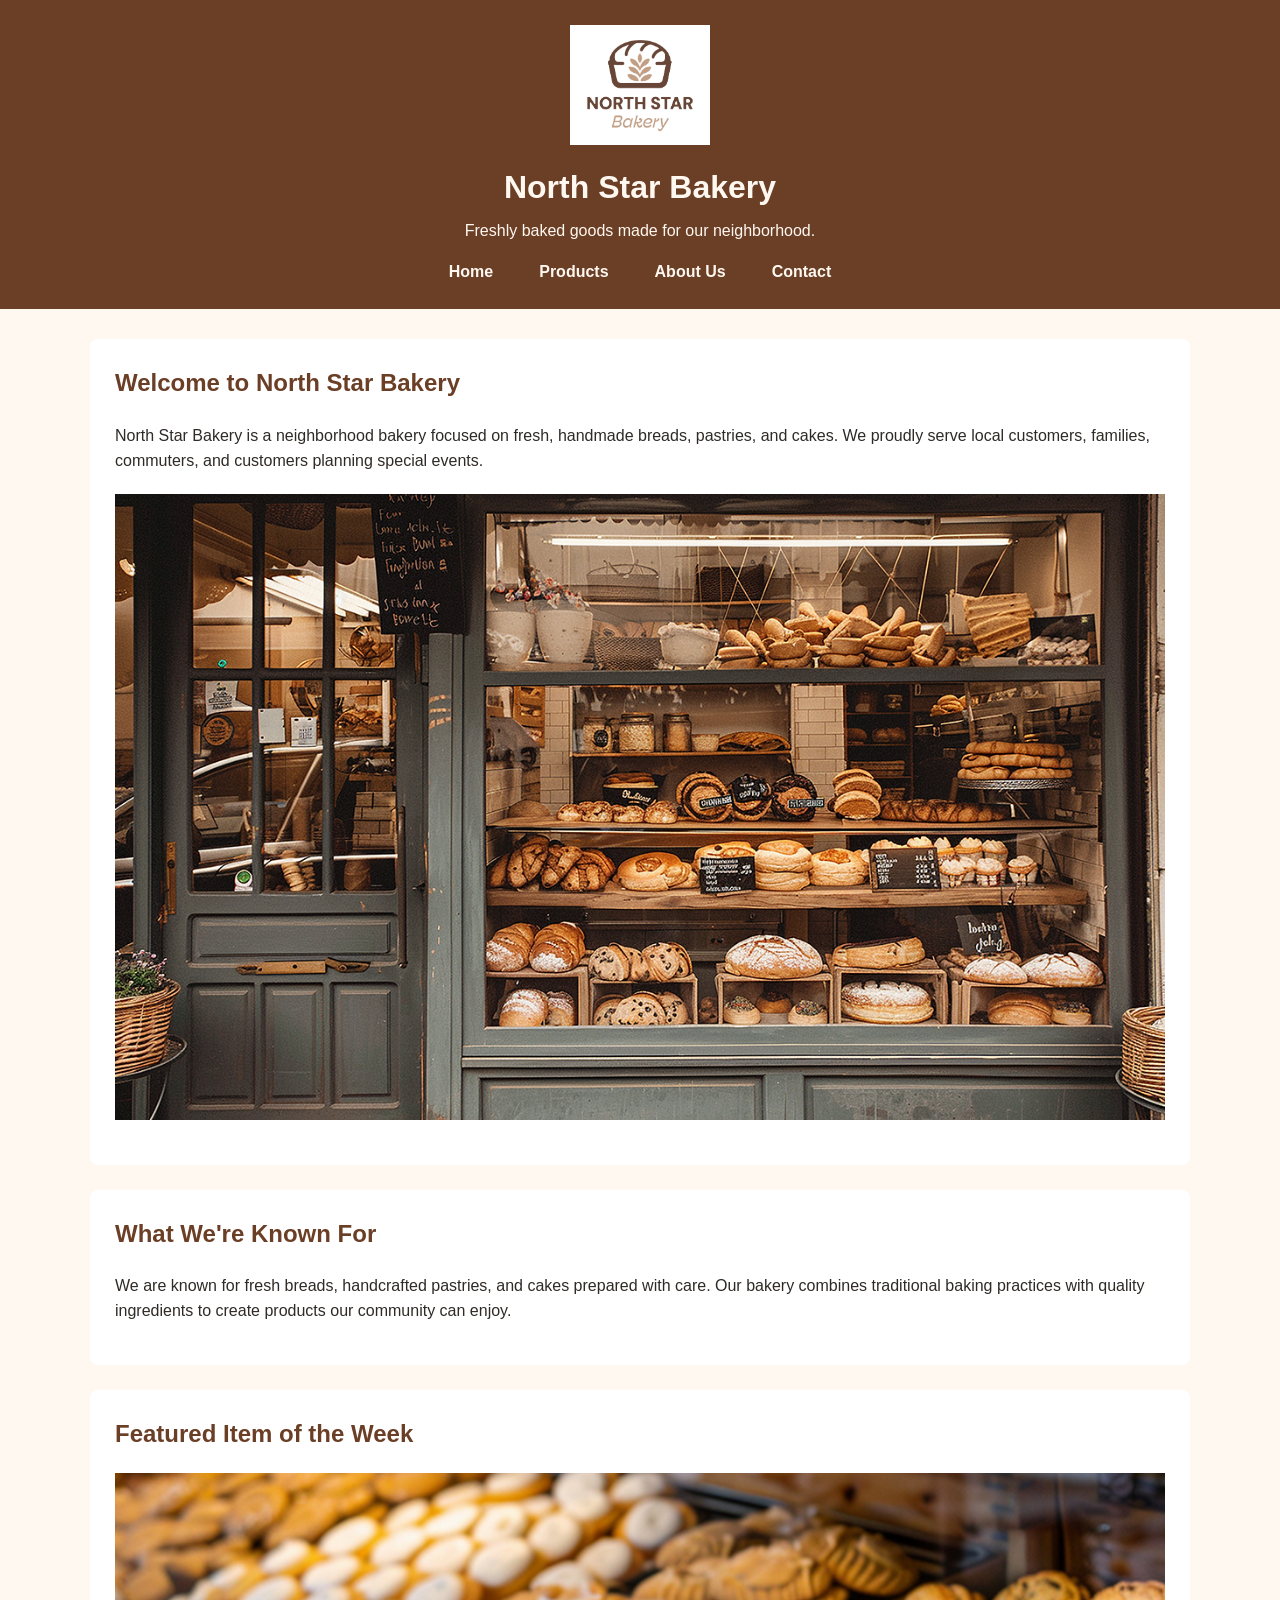
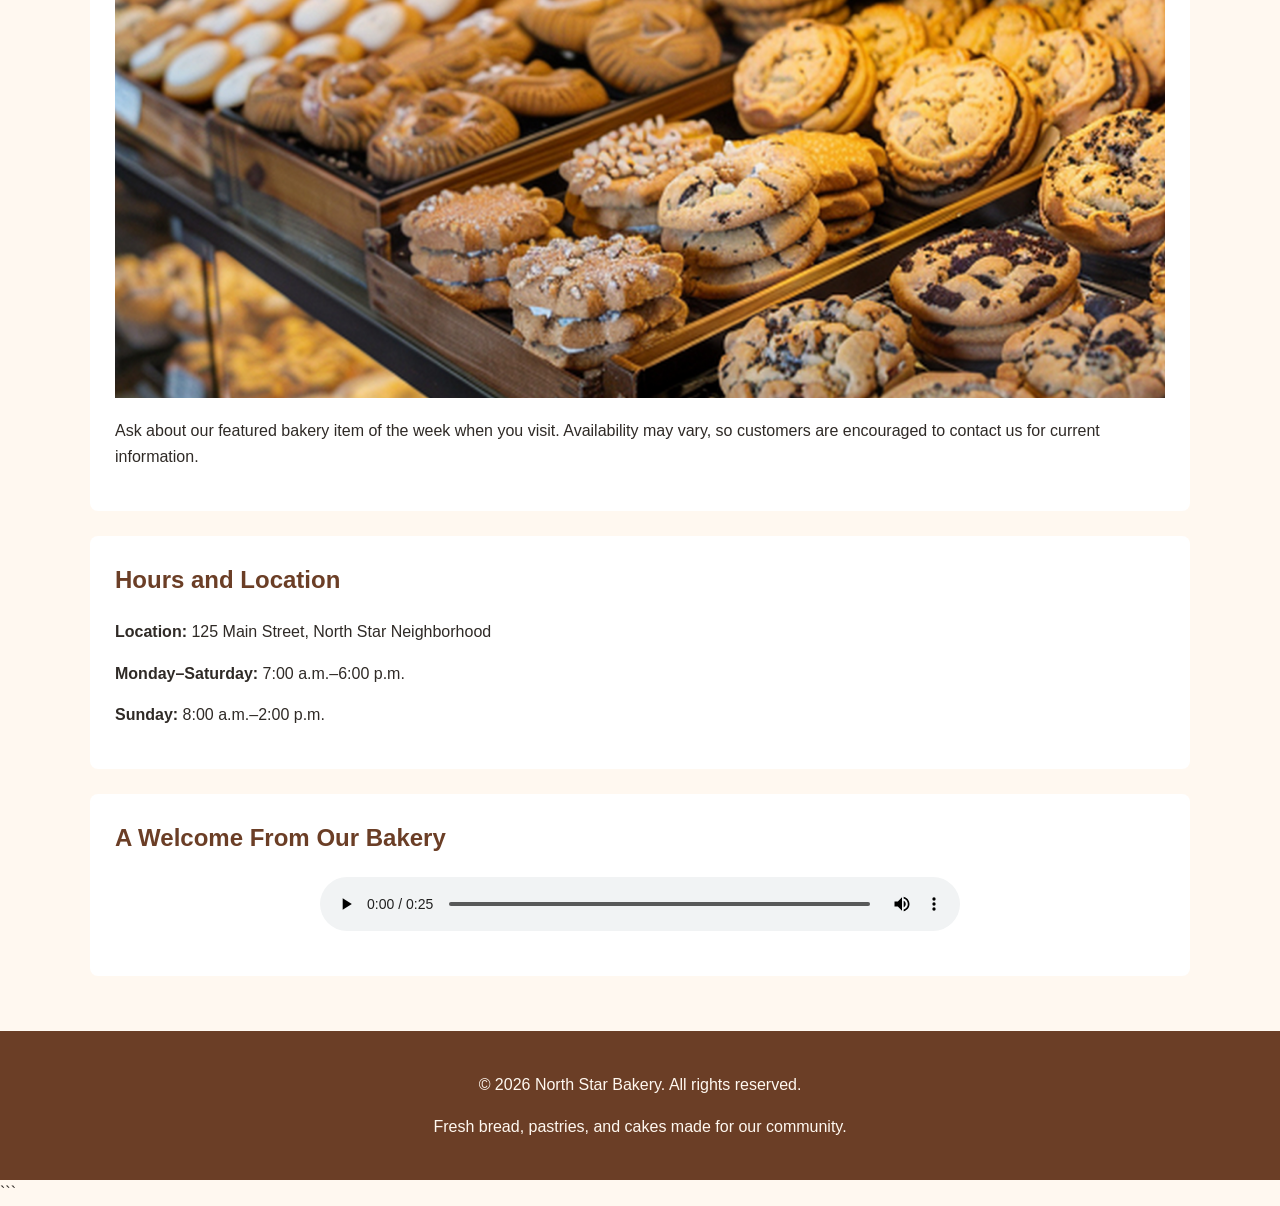
<file: index.html>
<!DOCTYPE html>
<html lang="en">
<head>
    <meta charset="UTF-8">
    <meta name="viewport" content="width=device-width, initial-scale=1.0">
    <title>North Star Bakery | Home</title>
    <link rel="stylesheet" href="style.css">
</head>

<body>

    <header>
        <img src="media/bakery-logo_c.png" alt="North Star Bakery logo">

        <h1>North Star Bakery</h1>
        <p>Freshly baked goods made for our neighborhood.</p>

        <nav>
            <ul>
                <li><a href="index.html">Home</a></li>
                <li><a href="products.html">Products</a></li>
                <li><a href="about.html">About Us</a></li>
                <li><a href="contact.html">Contact</a></li>
            </ul>
        </nav>
    </header>

    <main>

        <section class="hero">
            <h2>Welcome to North Star Bakery</h2>

            <p>
                North Star Bakery is a neighborhood bakery focused on fresh,
                handmade breads, pastries, and cakes. We proudly serve local
                customers, families, commuters, and customers planning special events.
            </p>

            <img src="media/bakery-storefront_c.png"
                 alt="Front entrance and storefront of North Star Bakery">
        </section>

        <section>
            <h2>What We're Known For</h2>

            <p>
                We are known for fresh breads, handcrafted pastries, and cakes
                prepared with care. Our bakery combines traditional baking
                practices with quality ingredients to create products our
                community can enjoy.
            </p>
        </section>

        <section>
            <h2>Featured Item of the Week</h2>

            <picture>
                <source media="(min-width: 800px)"
                        srcset="media/bakery-feature-large_c.png">

                <source media="(max-width: 799px)"
                        srcset="media/bakery-feature-small_c.png">

                <img src="media/bakery-feature-small_c.png"
                     alt="Featured freshly baked item from North Star Bakery">
            </picture>

            <p>
                Ask about our featured bakery item of the week when you visit.
                Availability may vary, so customers are encouraged to contact us
                for current information.
            </p>
        </section>

        <section>
            <h2>Hours and Location</h2>

            <p><strong>Location:</strong> 125 Main Street, North Star Neighborhood</p>
            <p><strong>Monday–Saturday:</strong> 7:00 a.m.–6:00 p.m.</p>
            <p><strong>Sunday:</strong> 8:00 a.m.–2:00 p.m.</p>
        </section>

        <section>
            <h2>A Welcome From Our Bakery</h2>

            <audio controls>
                <source src="media/bakery-welcome_c.mp3" type="audio/mpeg">

                Your browser does not support the audio element.
                Please visit North Star Bakery in person or contact us
                to learn more about our bakery and products.
            </audio>
        </section>

    </main>

    <footer>
        <p>&copy; 2026 North Star Bakery. All rights reserved.</p>
        <p>Fresh bread, pastries, and cakes made for our community.</p>
    </footer>

</body>
</html>
```
</file>
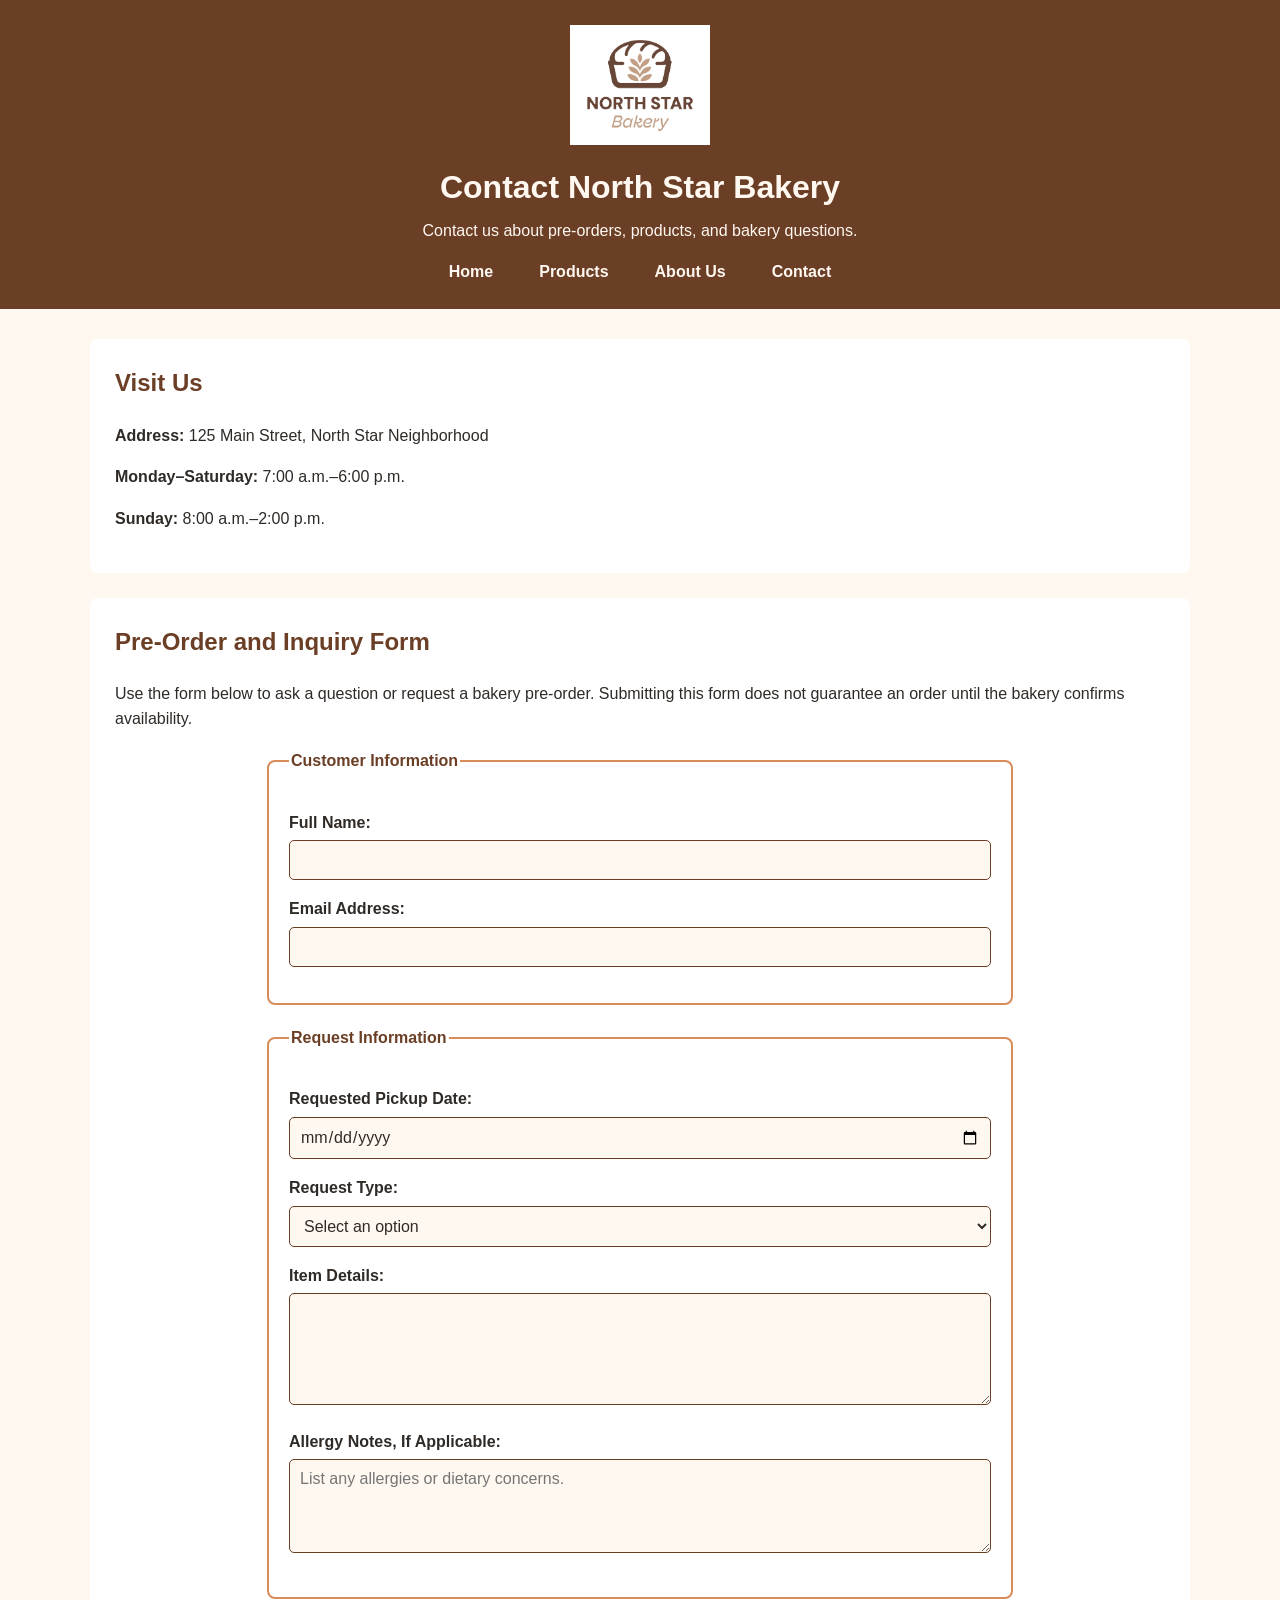
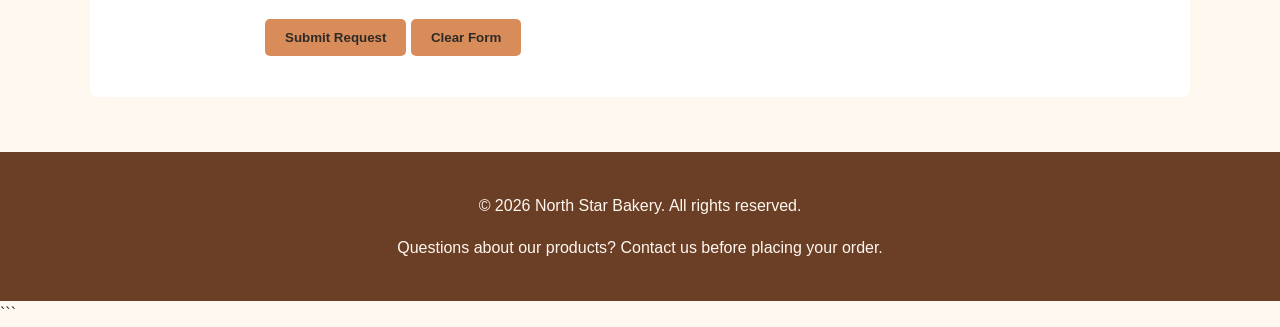
<file: contact.html>
<!DOCTYPE html>
<html lang="en">
<head>
    <meta charset="UTF-8">
    <meta name="viewport" content="width=device-width, initial-scale=1.0">
    <title>North Star Bakery | Contact</title>
    <link rel="stylesheet" href="style.css">
</head>

<body>

    <header>
        <img src="media/bakery-logo_c.png" alt="North Star Bakery logo">

        <h1>Contact North Star Bakery</h1>
        <p>Contact us about pre-orders, products, and bakery questions.</p>

        <nav>
            <ul>
                <li><a href="index.html">Home</a></li>
                <li><a href="products.html">Products</a></li>
                <li><a href="about.html">About Us</a></li>
                <li><a href="contact.html">Contact</a></li>
            </ul>
        </nav>
    </header>

    <main>

        <section>
            <h2>Visit Us</h2>

            <p><strong>Address:</strong> 125 Main Street, North Star Neighborhood</p>
            <p><strong>Monday–Saturday:</strong> 7:00 a.m.–6:00 p.m.</p>
            <p><strong>Sunday:</strong> 8:00 a.m.–2:00 p.m.</p>
        </section>

        <section>
            <h2>Pre-Order and Inquiry Form</h2>

            <p>
                Use the form below to ask a question or request a bakery
                pre-order. Submitting this form does not guarantee an order
                until the bakery confirms availability.
            </p>

            <form action="#" method="post">

                <fieldset>
                    <legend>Customer Information</legend>

                    <p>
                        <label for="name">Full Name:</label>
                        <input type="text" id="name" name="name"
                               required minlength="2">
                    </p>

                    <p>
                        <label for="email">Email Address:</label>
                        <input type="email" id="email" name="email"
                               required>
                    </p>
                </fieldset>

                <fieldset>
                    <legend>Request Information</legend>

                    <p>
                        <label for="pickup-date">Requested Pickup Date:</label>
                        <input type="date" id="pickup-date"
                               name="pickup-date" required>
                    </p>

                    <p>
                        <label for="request-type">Request Type:</label>
                        <select id="request-type" name="request-type" required>
                            <option value="">Select an option</option>
                            <option value="pre-order">Pre-Order</option>
                            <option value="general-question">General Question</option>
                            <option value="event-order">Event Order</option>
                        </select>
                    </p>

                    <p>
                        <label for="item-details">Item Details:</label>
                        <textarea id="item-details" name="item-details"
                                  rows="5" required minlength="5"></textarea>
                    </p>

                    <p>
                        <label for="allergy-notes">
                            Allergy Notes, If Applicable:
                        </label>

                        <textarea id="allergy-notes" name="allergy-notes"
                                  rows="4"
                                  placeholder="List any allergies or dietary concerns."></textarea>
                    </p>
                </fieldset>

                <p>
                    <button type="submit">Submit Request</button>
                    <button type="reset">Clear Form</button>
                </p>

            </form>
        </section>

    </main>

    <footer>
        <p>&copy; 2026 North Star Bakery. All rights reserved.</p>
        <p>Questions about our products? Contact us before placing your order.</p>
    </footer>

</body>
</html>
```
</file>
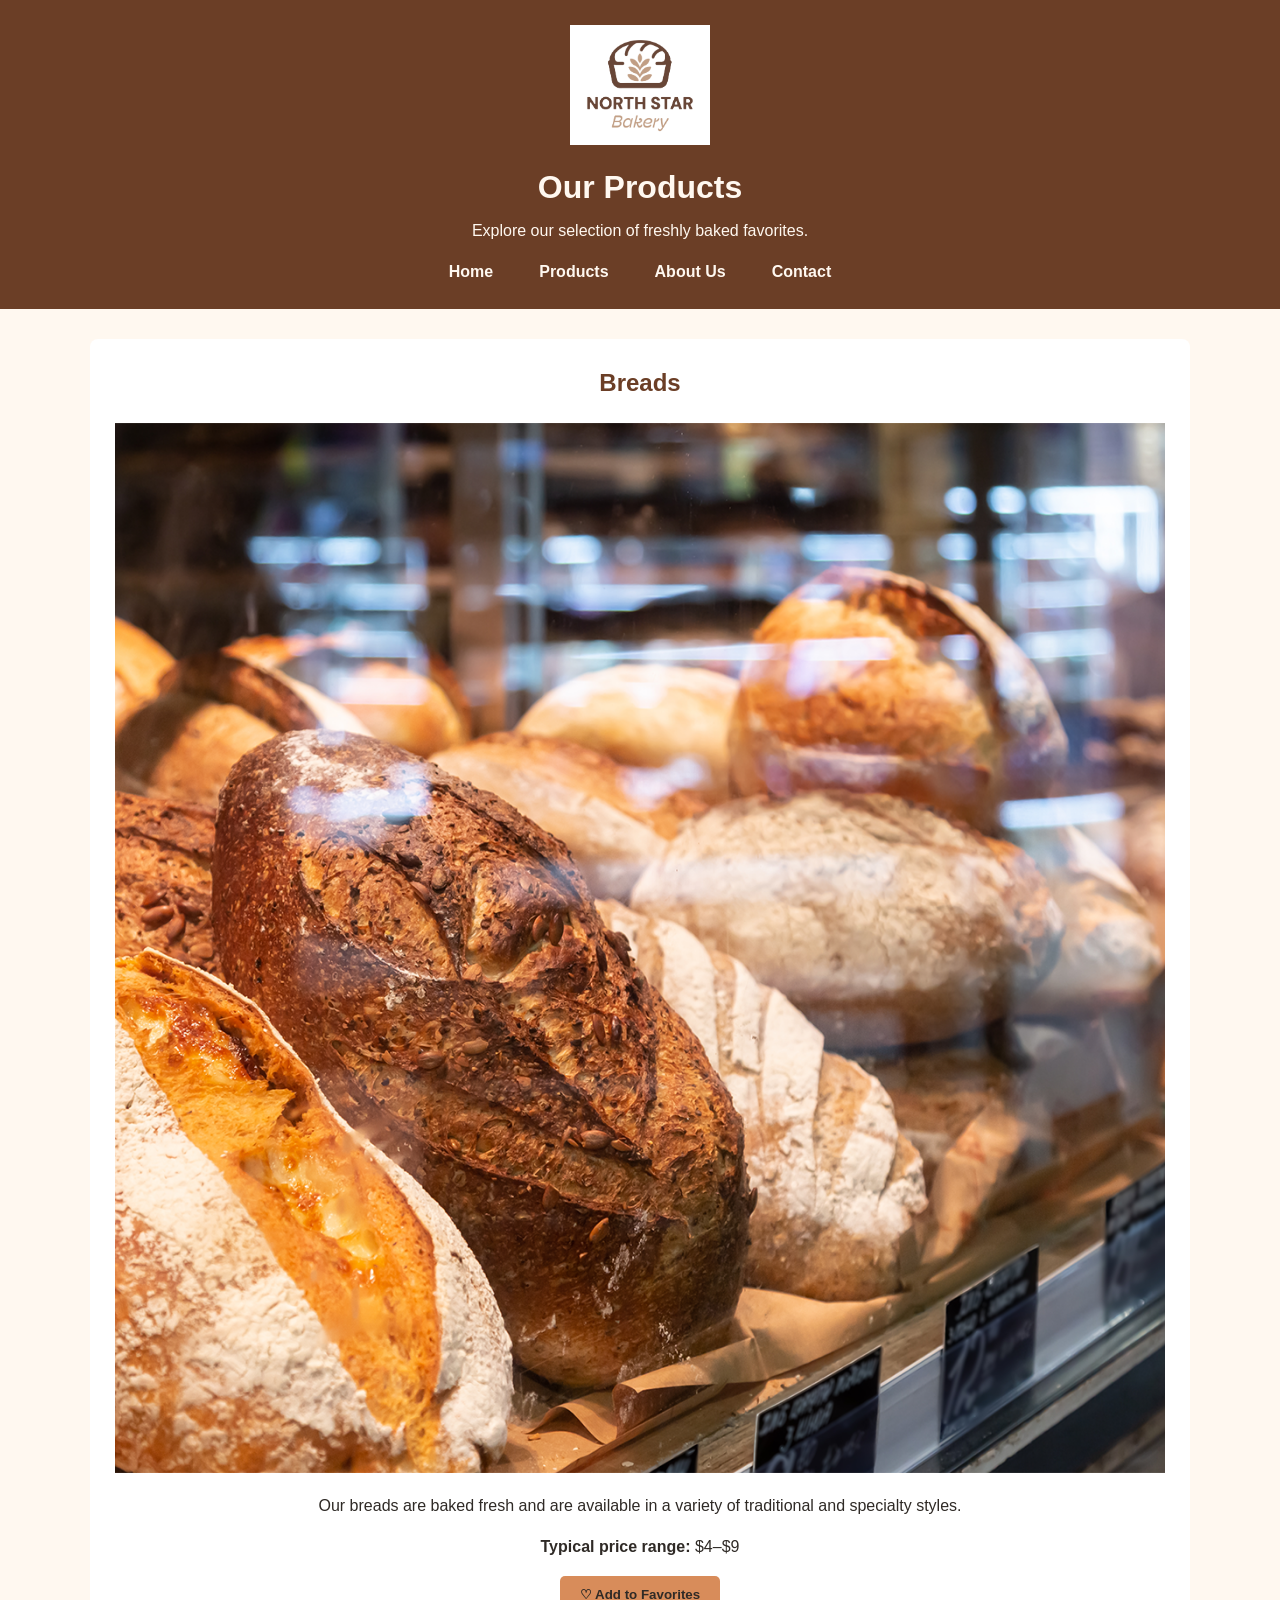
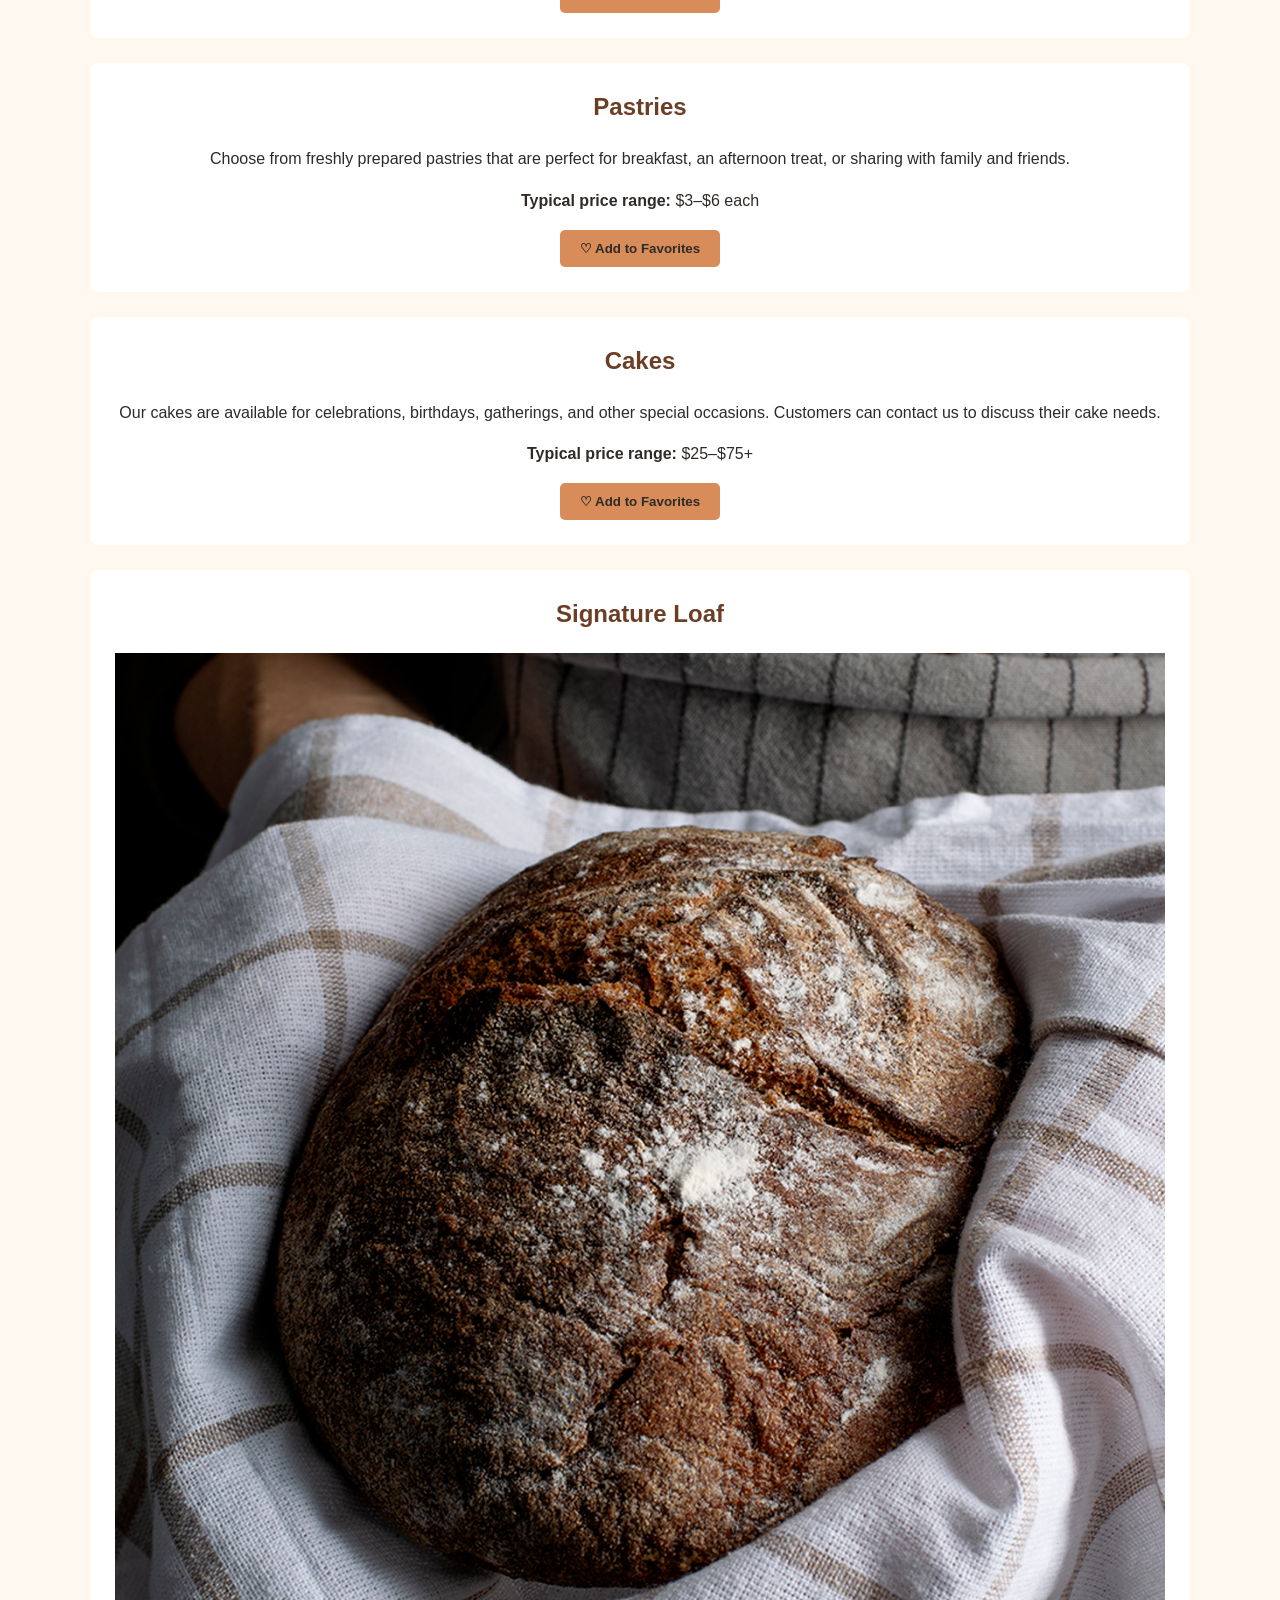
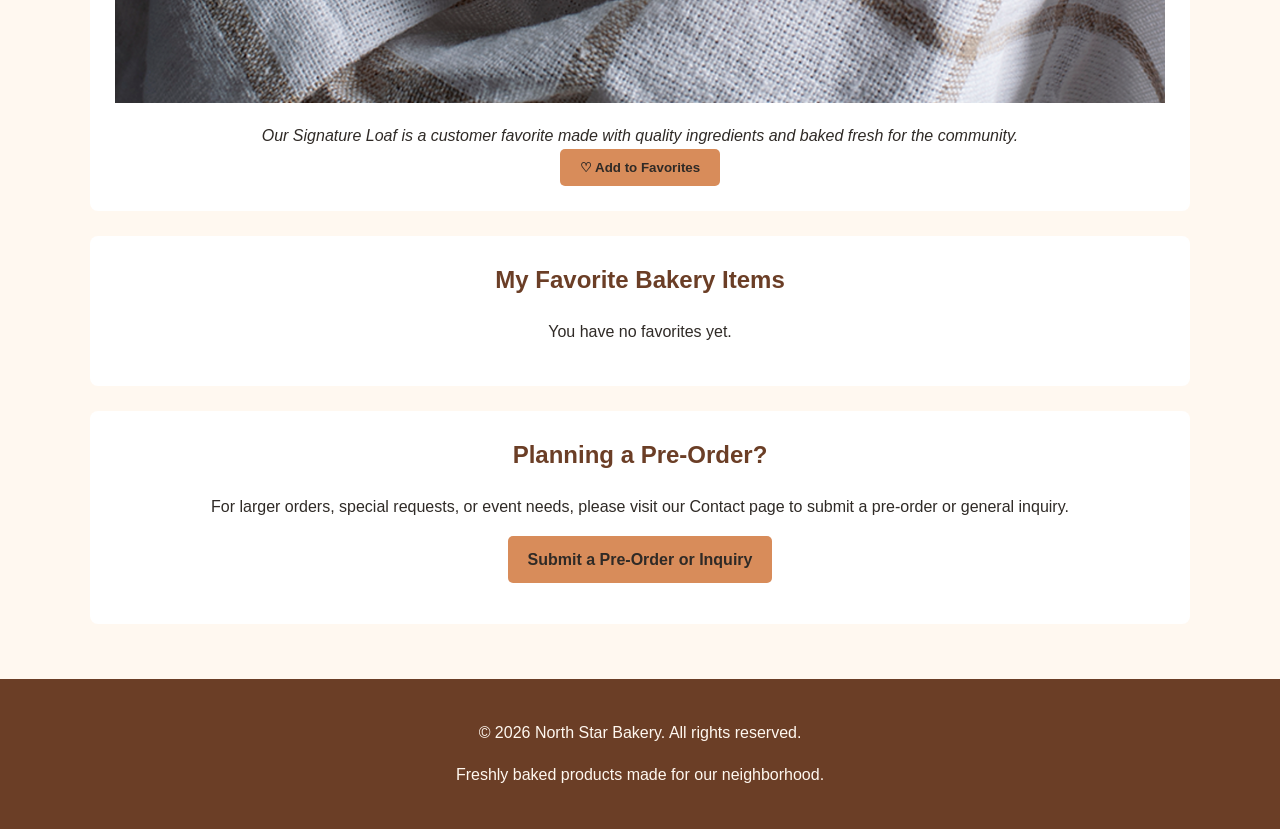
<file: products.html>
<!DOCTYPE html>
<html lang="en">
<head>
    <meta charset="UTF-8">
    <meta name="viewport" content="width=device-width, initial-scale=1.0">
    <title>North Star Bakery | Products</title>
    <link rel="stylesheet" href="style.css">
</head>

<body>

    <header>
        <img src="media/bakery-logo_c.png" alt="North Star Bakery logo">

        <h1>Our Products</h1>
        <p>Explore our selection of freshly baked favorites.</p>

        <nav>
            <ul>
                <li><a href="index.html">Home</a></li>
                <li><a href="products.html">Products</a></li>
                <li><a href="about.html">About Us</a></li>
                <li><a href="contact.html">Contact</a></li>
            </ul>
        </nav>
    </header>

    <main>

        <section class="product-section">
            <h2>Breads</h2>

            <img src="media/bakery-bread_c.png"
                 alt="Freshly baked artisan bread at North Star Bakery">

            <p>
                Our breads are baked fresh and are available in a variety of
                traditional and specialty styles.
            </p>

            <p><strong>Typical price range:</strong> $4–$9</p>

            <button type="button"
                    class="favorite-button"
                    data-product="Breads">
                ♡ Add to Favorites
            </button>
        </section>

        <section class="product-section">
            <h2>Pastries</h2>

            <p>
                Choose from freshly prepared pastries that are perfect for
                breakfast, an afternoon treat, or sharing with family and friends.
            </p>

            <p><strong>Typical price range:</strong> $3–$6 each</p>

            <button type="button"
                    class="favorite-button"
                    data-product="Pastries">
                ♡ Add to Favorites
            </button>
        </section>

        <section class="product-section">
            <h2>Cakes</h2>

            <p>
                Our cakes are available for celebrations, birthdays, gatherings,
                and other special occasions. Customers can contact us to discuss
                their cake needs.
            </p>

            <p><strong>Typical price range:</strong> $25–$75+</p>

            <button type="button"
                    class="favorite-button"
                    data-product="Cakes">
                ♡ Add to Favorites
            </button>
        </section>

        <section class="product-section">
            <h2>Signature Loaf</h2>

            <figure>
                <img src="media/bakery-signature-loaf_c.png"
                     alt="North Star Bakery signature loaf of freshly baked bread">

                <figcaption>
                    Our Signature Loaf is a customer favorite made with quality
                    ingredients and baked fresh for the community.
                </figcaption>
            </figure>

            <button type="button"
                    class="favorite-button"
                    data-product="Signature Loaf">
                ♡ Add to Favorites
            </button>
        </section>

        <section class="product-section">
            <h2>My Favorite Bakery Items</h2>

            <p id="favorites-message">You have no favorites yet.</p>

            <ul id="favorites-list"></ul>
        </section>

        <section class="product-section">
            <h2>Planning a Pre-Order?</h2>

            <p>
                For larger orders, special requests, or event needs, please visit
                our Contact page to submit a pre-order or general inquiry.
            </p>

            <p>
                <a class="button" href="contact.html">
                    Submit a Pre-Order or Inquiry
                </a>
            </p>
        </section>

    </main>

    <footer>
        <p>&copy; 2026 North Star Bakery. All rights reserved.</p>
        <p>Freshly baked products made for our neighborhood.</p>
    </footer>

    <script src="media/script.js"></script>

</body>
</html>
</file>
<file: style.css>
* {
    box-sizing: border-box;
}

body {
    margin: 0;
    font-family: Arial, sans-serif;
    background-color: #FFF8F0;
    color: #2F2A26;
    line-height: 1.6;
}

header {
    background-color: #6B3E26;
    color: #FFF8F0;
    text-align: center;
    padding: 25px 20px;
}

header img {
    width: 140px;
    max-width: 100%;
    height: auto;
}

header h1 {
    margin: 10px 0 5px;
}

header p {
    margin: 5px 0 15px;
}

nav ul {
    display: flex;
    justify-content: center;
    flex-wrap: wrap;
    gap: 10px;
    list-style: none;
    padding: 0;
    margin: 15px 0 0;
}

nav a {
    color: #FFF8F0;
    text-decoration: none;
    font-weight: bold;
    padding: 10px 18px;
    border-radius: 5px;
}

nav a:hover {
    background-color: #D88C5A;
    color: #2F2A26;
}

main {
    width: 90%;
    max-width: 1100px;
    margin: auto;
    padding: 30px 0;
}

section {
    background-color: #FFFFFF;
    margin-bottom: 25px;
    padding: 25px;
    border-radius: 8px;
}

section h2 {
    color: #6B3E26;
    margin-top: 0;
}

main img {
    display: block;
    max-width: 100%;
    height: auto;
    margin: 20px auto;
}

.product-section {
    text-align: center;
}

figure {
    margin: 0;
}

figcaption {
    font-style: italic;
    margin-top: 10px;
}

video,
audio {
    display: block;
    width: 100%;
    max-width: 640px;
    margin: 20px auto;
}

.button,
button {
    display: inline-block;
    background-color: #D88C5A;
    color: #2F2A26;
    border: none;
    border-radius: 5px;
    padding: 11px 20px;
    font-family: Arial, sans-serif;
    font-weight: bold;
    text-decoration: none;
    cursor: pointer;
}

.button:hover,
button:hover {
    background-color: #6B3E26;
    color: #FFF8F0;
}

form {
    width: 100%;
    max-width: 750px;
    margin: auto;
}

fieldset {
    border: 2px solid #D88C5A;
    border-radius: 8px;
    margin-bottom: 20px;
    padding: 20px;
}

legend {
    color: #6B3E26;
    font-weight: bold;
}

label {
    display: block;
    font-weight: bold;
    margin-bottom: 5px;
}

input,
select,
textarea {
    width: 100%;
    padding: 10px;
    border: 1px solid #6B3E26;
    border-radius: 5px;
    font-family: Arial, sans-serif;
    font-size: 1rem;
    background-color: #FFF8F0;
    color: #2F2A26;
}

textarea {
    resize: vertical;
}

footer {
    background-color: #6B3E26;
    color: #FFF8F0;
    text-align: center;
    padding: 25px 20px;
}

@media (max-width: 768px) {
    header {
        padding: 20px 15px;
    }

    header img {
        width: 110px;
    }

    nav ul {
        flex-direction: column;
        align-items: center;
    }

    nav li {
        width: 100%;
        max-width: 280px;
    }

    nav a {
        display: block;
        text-align: center;
    }

    main {
        width: 94%;
        padding: 20px 0;
    }

    section {
        padding: 20px 15px;
    }

    button,
    .button {
        width: 100%;
        margin-bottom: 8px;
    }
}
</file>
